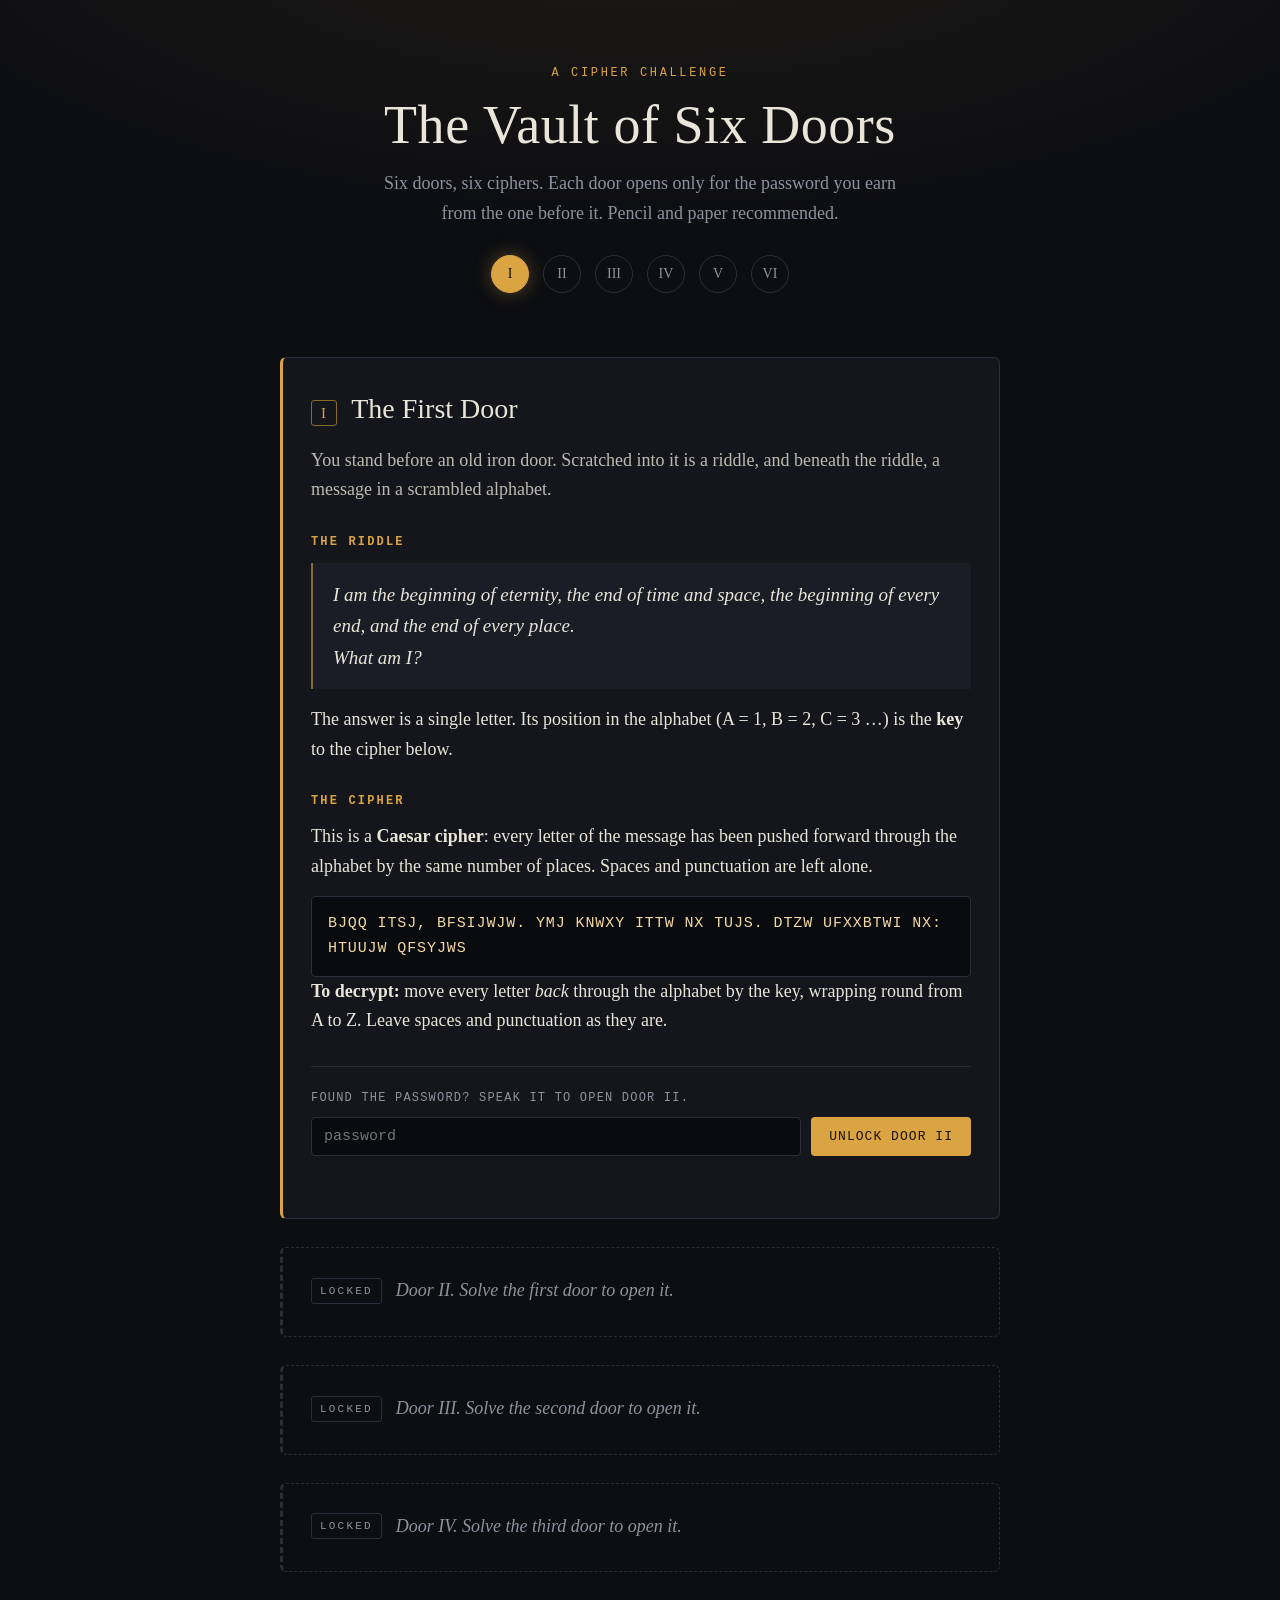
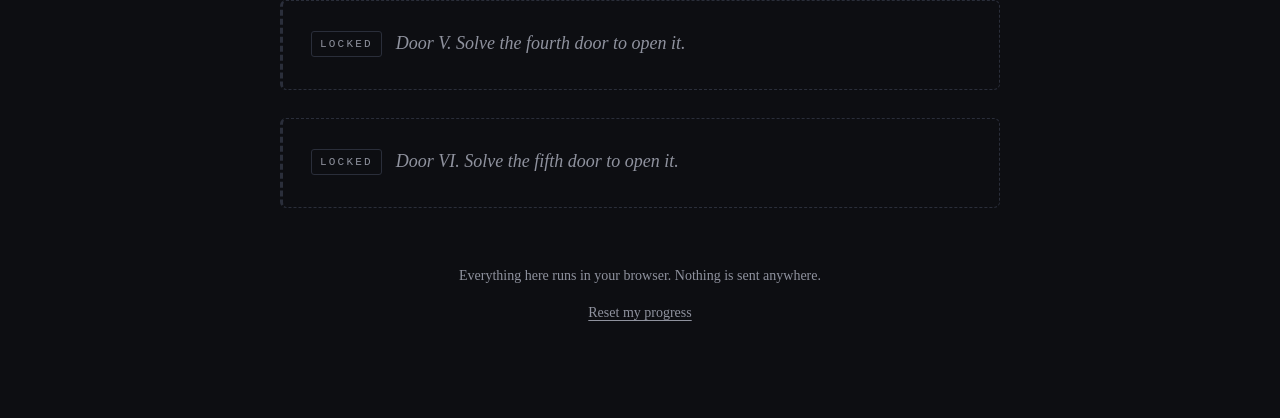
<file: docs/index.html>
<!doctype html>
<html lang="en">
<head>
  <meta charset="utf-8">
  <meta name="viewport" content="width=device-width, initial-scale=1">
  <title>The Vault of Six Doors</title>
  <meta name="description" content="Six doors. Six ciphers. Each opens only for the password you earn from the one before it.">
  <link rel="stylesheet" href="style.css">
</head>
<body>
  <main class="wrap">
    <header class="hero">
      <p class="eyebrow">A cipher challenge</p>
      <h1>The Vault of Six Doors</h1>
      <p class="sub">Six doors, six ciphers. Each door opens only for the password you earn from the one before it. Pencil and paper recommended.</p>
      <nav class="pips" aria-label="Progress">
        <span data-pip="1" class="on">I</span>
        <span data-pip="2">II</span>
        <span data-pip="3">III</span>
        <span data-pip="4">IV</span>
        <span data-pip="5">V</span>
        <span data-pip="6">VI</span>
      </nav>
    </header>

    <noscript>
      <section class="door"><p>This vault runs entirely in your browser, so it needs JavaScript switched on.</p></section>
    </noscript>

    <!-- DOOR I: visible from the start -->
    <section class="door open" id="door-1">
      <h2><span class="num">I</span>The First Door</h2>
      <p class="lore">You stand before an old iron door. Scratched into it is a riddle, and beneath the riddle, a message in a scrambled alphabet.</p>

      <h3>The Riddle</h3>
      <blockquote class="riddle">I am the beginning of eternity, the end of time and space, the beginning of every end, and the end of every place.<br>What am I?</blockquote>
      <p>The answer is a single letter. Its position in the alphabet (A&nbsp;=&nbsp;1, B&nbsp;=&nbsp;2, C&nbsp;=&nbsp;3 &hellip;) is the <strong>key</strong> to the cipher below.</p>

      <h3>The Cipher</h3>
      <p>This is a <strong>Caesar cipher</strong>: every letter of the message has been pushed forward through the alphabet by the same number of places. Spaces and punctuation are left alone.</p>
      <pre class="cipher" id="cipher-1">Loading&hellip;</pre>
      <p><strong>To decrypt:</strong> move every letter <em>back</em> through the alphabet by the key, wrapping round from A to Z. Leave spaces and punctuation as they are.</p>

      <form class="gate" data-next="2">
        <label>Found the password? Speak it to open Door II.</label>
        <div class="row">
          <input type="text" autocomplete="off" autocapitalize="off" spellcheck="false" placeholder="password" aria-label="Password for Door II">
          <button type="submit">Unlock Door II</button>
        </div>
        <p class="gate-msg" aria-live="polite"></p>
      </form>
    </section>

    <!-- DOORS II-IV: sealed until the previous password is spoken -->
    <section class="door locked" id="door-2">
      <p class="locked-msg"><span class="lock">Locked</span> Door II. Solve the first door to open it.</p>
      <div class="door-body" hidden></div>
    </section>
    <section class="door locked" id="door-3">
      <p class="locked-msg"><span class="lock">Locked</span> Door III. Solve the second door to open it.</p>
      <div class="door-body" hidden></div>
    </section>
    <section class="door locked" id="door-4">
      <p class="locked-msg"><span class="lock">Locked</span> Door IV. Solve the third door to open it.</p>
      <div class="door-body" hidden></div>
    </section>
    <section class="door locked" id="door-5">
      <p class="locked-msg"><span class="lock">Locked</span> Door V. Solve the fourth door to open it.</p>
      <div class="door-body" hidden></div>
    </section>
    <section class="door locked" id="door-6">
      <p class="locked-msg"><span class="lock">Locked</span> Door VI. Solve the fifth door to open it.</p>
      <div class="door-body" hidden></div>
    </section>

    <footer>
      <p>Everything here runs in your browser. Nothing is sent anywhere.</p>
      <p><button type="button" class="link" id="reset">Reset my progress</button></p>
    </footer>
  </main>

  <script src="vault.js"></script>
  <script>
  (() => {
    'use strict';

    const V = window.VAULT;
    const enc = new TextEncoder();
    const dec = new TextDecoder();
    const $ = (sel, root = document) => root.querySelector(sel);

    /* ---------- small helpers ---------- */

    // Passwords are compared ignoring case, spaces and punctuation.
    const normalize = (s) => (s || '').toUpperCase().replace(/[^A-Z0-9]/g, '');
    const b64 = (s) => Uint8Array.from(atob(s.replace(/\s+/g, '')), (c) => c.charCodeAt(0));
    const hex = (buf) => [...new Uint8Array(buf)].map((b) => b.toString(16).padStart(2, '0')).join('');

    /* ---------- Vigenere table (a reference only; it does no work for the student) ---------- */

    const ALPHA = 'ABCDEFGHIJKLMNOPQRSTUVWXYZ';

    function buildTabula(root) {
      root.querySelectorAll('[data-tabula]').forEach((host) => {
        let h = '<div class="tabula-wrap"><table class="tabula" aria-label="Vigenère table">';
        h += '<thead><tr><th class="corner" aria-hidden="true"></th>';
        for (let c = 0; c < 26; c++) h += `<th scope="col" data-c="${c}">${ALPHA[c]}</th>`;
        h += '</tr></thead><tbody>';
        for (let r = 0; r < 26; r++) {
          h += `<tr><th scope="row" data-r="${r}">${ALPHA[r]}</th>`;
          for (let c = 0; c < 26; c++) h += `<td data-r="${r}" data-c="${c}">${ALPHA[(r + c) % 26]}</td>`;
          h += '</tr>';
        }
        h += '</tbody></table></div>';
        h += '<p class="tabula-hint">Tap or hover over any square to highlight its row and column.</p>';
        host.innerHTML = h;
      });
    }

    // Highlight the row and column under the pointer, to help the eye follow along.
    function highlightTabula(e) {
      const cell = e.target.closest('.tabula [data-r], .tabula [data-c]');
      if (!cell) return;
      const table = cell.closest('table');
      const { r, c } = cell.dataset;
      (table._lit || []).forEach((x) => x.classList.remove('hl', 'hl-x'));
      const sel = [];
      if (r !== undefined) sel.push(`[data-r="${r}"]`);
      if (c !== undefined) sel.push(`[data-c="${c}"]`);
      table._lit = [...table.querySelectorAll(sel.join(','))];
      table._lit.forEach((x) => x.classList.add('hl'));
      if (r !== undefined && c !== undefined) cell.classList.add('hl-x');
    }
    document.addEventListener('mouseover', highlightTabula);
    document.addEventListener('click', highlightTabula);

    /* ---------- door sealing (PBKDF2 -> AES-GCM) ---------- */

    async function openDoor(n, password) {
      const d = V.doors[n];
      try {
        const base = await crypto.subtle.importKey('raw', enc.encode(password), 'PBKDF2', false, ['deriveKey']);
        const key = await crypto.subtle.deriveKey(
          { name: 'PBKDF2', salt: b64(d.salt), iterations: V.iterations, hash: 'SHA-256' },
          base,
          { name: 'AES-GCM', length: 256 },
          false,
          ['decrypt']
        );
        const plain = await crypto.subtle.decrypt({ name: 'AES-GCM', iv: b64(d.iv) }, key, b64(d.data));
        return dec.decode(plain);
      } catch (_) {
        return null; // wrong password (the GCM tag check fails)
      }
    }

    /* ---------- progress ---------- */

    const STORE = 'vault-of-four-doors/v1';
    const loadSaved = () => { try { return JSON.parse(localStorage.getItem(STORE) || '{}'); } catch (_) { return {}; } };
    const save = (n, pass) => { try { const s = loadSaved(); s[n] = pass; localStorage.setItem(STORE, JSON.stringify(s)); } catch (_) {} };
    const clearSaved = () => { try { localStorage.removeItem(STORE); } catch (_) {} };

    function updatePips() {
      document.querySelectorAll('[data-pip]').forEach((p) => {
        const door = document.getElementById('door-' + p.dataset.pip);
        p.classList.toggle('on', door.classList.contains('open'));
      });
    }

    function renderDoor(n, html, scroll) {
      const el = document.getElementById('door-' + n);
      el.classList.remove('locked');
      el.classList.add('open');
      $('.locked-msg', el).hidden = true;
      const body = $('.door-body', el);
      body.innerHTML = html;
      buildTabula(body);
      body.hidden = false;
      updatePips();
      if (scroll) el.scrollIntoView({ behavior: 'smooth', block: 'start' });
    }

    /* ---------- gates (password forms) ---------- */

    document.addEventListener('submit', async (e) => {
      const form = e.target.closest('form.gate');
      if (!form) return;
      e.preventDefault();

      const n = Number(form.dataset.next);
      const msg = $('.gate-msg', form);
      const btn = $('button', form);
      const pass = normalize($('input', form).value);

      if (document.getElementById('door-' + n).classList.contains('open')) {
        msg.className = 'gate-msg good';
        msg.textContent = 'That door is already open.';
        return;
      }
      if (!pass) {
        msg.className = 'gate-msg';
        msg.textContent = 'Say something first.';
        return;
      }

      btn.disabled = true;
      msg.className = 'gate-msg';
      msg.textContent = 'Listening…';
      const html = await openDoor(n, pass);
      btn.disabled = false;

      if (html === null) {
        msg.className = 'gate-msg bad';
        msg.textContent = form.dataset.wrong || 'The door does not move. That is not the password.';
        return;
      }
      save(n, pass);
      msg.className = 'gate-msg good';
      msg.textContent = 'The lock turns.';
      renderDoor(n, html, true);
    });

    /* ---------- AES (OpenSSL format) and RSA tools ---------- */

    // Same format as: openssl enc -aes-256-cbc -pbkdf2 -iter 100000 -md sha256 -a
    async function opensslDecrypt(base64Text, password) {
      const raw = b64(base64Text);
      if (dec.decode(raw.slice(0, 8)) !== 'Salted__') throw new Error('bad header');
      const salt = raw.slice(8, 16);
      const ct = raw.slice(16);
      const base = await crypto.subtle.importKey('raw', enc.encode(password), 'PBKDF2', false, ['deriveBits']);
      const bits = new Uint8Array(
        await crypto.subtle.deriveBits({ name: 'PBKDF2', salt, iterations: 100000, hash: 'SHA-256' }, base, 384)
      );
      const key = await crypto.subtle.importKey('raw', bits.slice(0, 32), 'AES-CBC', false, ['decrypt']);
      const plain = await crypto.subtle.decrypt({ name: 'AES-CBC', iv: bits.slice(32, 48) }, key, ct);
      return dec.decode(plain);
    }

    function setOut(out, text, isErr) {
      out.textContent = text;
      out.classList.toggle('err', !!isErr);
    }

    document.addEventListener('click', async (e) => {
      const btn = e.target.closest('[data-action]');
      if (!btn) return;
      const body = btn.closest('.door-body');
      if (!body) return;

      if (btn.dataset.action === 'aes-decrypt') {
        const out = $('.out', btn.closest('.tool'));
        const key = $('#aes-key', body).value;
        if (!key) return setOut(out, 'Enter a key first.', true);
        btn.disabled = true;
        try {
          setOut(out, await opensslDecrypt($('#cipher-5', body).textContent, key));
        } catch (_) {
          setOut(out, 'Decryption failed. Is the key exactly right?', true);
        }
        btn.disabled = false;
      }

      if (btn.dataset.action === 'rsa-try') {
        const out = $('#rsa-out', body);
        const pem = $('#rsa-priv', body).value;
        if (!pem.trim()) return setOut(out, 'Paste a private key first.', true);
        btn.disabled = true;
        try {
          const der = b64(pem.replace(/-----[^-]+-----/g, ''));
          const key = await crypto.subtle.importKey('pkcs8', der, { name: 'RSA-OAEP', hash: 'SHA-256' }, false, ['decrypt']);
          const secret = await crypto.subtle.decrypt({ name: 'RSA-OAEP' }, key, b64($('#rsa-ct', body).textContent));
          const match = hex(await crypto.subtle.digest('SHA-256', secret)) === $('#rsa-hash', body).textContent.trim();
          setOut(out, match ? 'The secret matches. You did the impossible.' : 'That key opened the lock, but the hash does not match.', !match);
        } catch (_) {
          setOut(out, 'That private key does not open this door.', true);
        }
        btn.disabled = false;
      }
    });

    $('#reset').addEventListener('click', () => {
      clearSaved();
      location.reload();
    });

    /* ---------- start up ---------- */

    (async function init() {
      $('#cipher-1').textContent = V.door1.ciphertext;

      if (!(window.crypto && crypto.subtle)) {
        $('#door-2 .locked-msg').textContent =
          'Your browser is blocking its crypto tools. Open this page over https:// (or localhost) and try again.';
        return;
      }

      // Restore earlier progress, stopping at the first door that no longer opens.
      const saved = loadSaved();
      for (let n = 2; n <= 6; n++) {
        if (!saved[n]) break;
        const html = await openDoor(n, saved[n]);
        if (html === null) break;
        renderDoor(n, html, false);
      }
    })();
  })();
  </script>
</body>
</html>
</file>
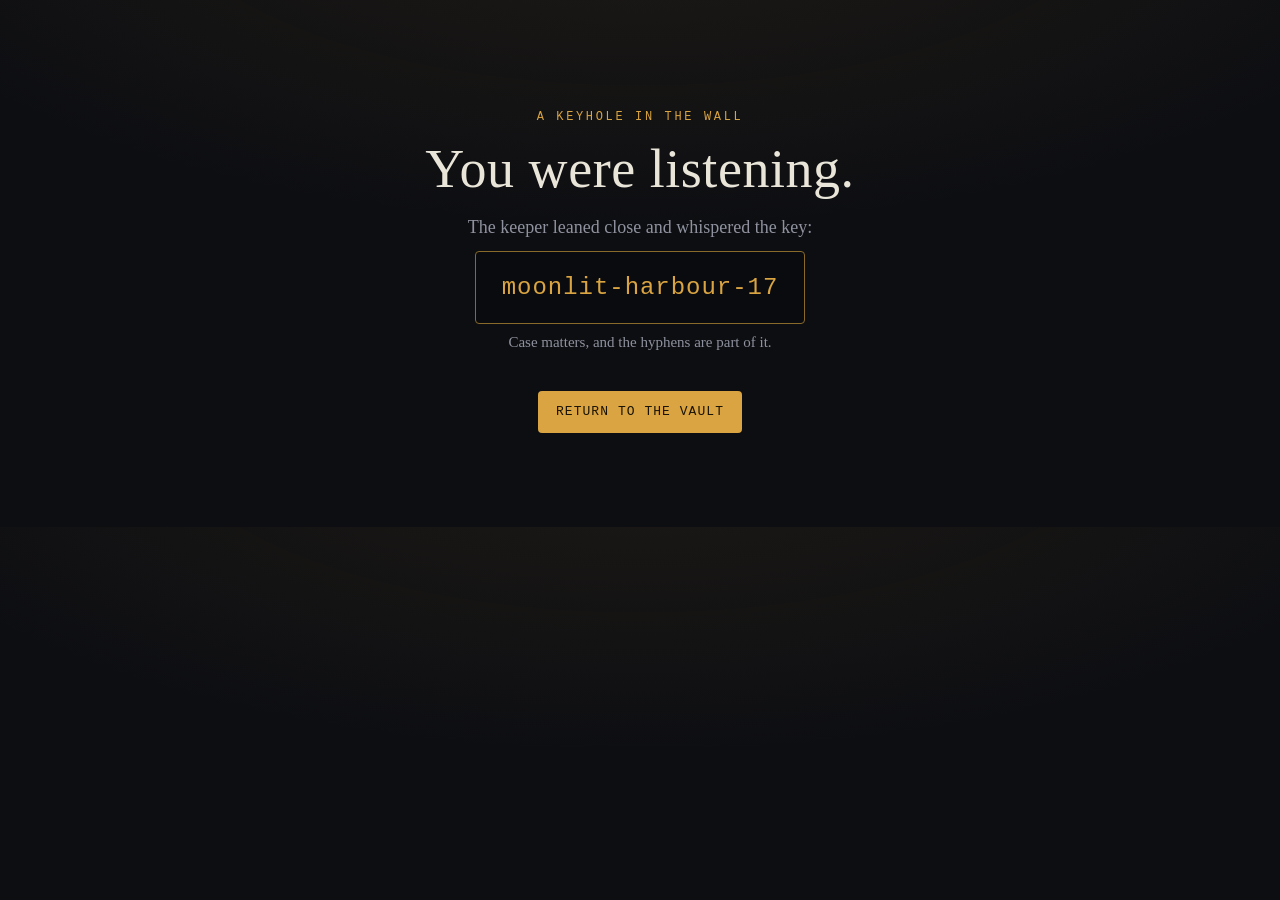
<file: docs/whisper.html>
<!doctype html>
<html lang="en">
<head>
  <meta charset="utf-8">
  <meta name="viewport" content="width=device-width, initial-scale=1">
  <meta name="robots" content="noindex">
  <title>A Whisper</title>
  <link rel="stylesheet" href="style.css">
</head>
<body>
  <main class="wrap narrow" style="text-align:center">
    <p class="eyebrow">A keyhole in the wall</p>
    <h1>You were listening.</h1>
    <p class="sub">The keeper leaned close and whispered the key:</p>
    <pre class="keybox">moonlit-harbour-17</pre>
    <p class="sub" style="font-size:15px">Case matters, and the hyphens are part of it.</p>
    <p style="margin-top:36px"><a class="back" href="./">Return to the vault</a></p>
  </main>
</body>
</html>
</file>
<file: docs/style.css>
:root {
  --bg: #0d0e12;
  --panel: #14161c;
  --panel-2: #1a1d25;
  --line: #2a2e3a;
  --text: #e9e5d9;
  --muted: #8f929e;
  --accent: #d9a441;
  --accent-dim: #8a6a2b;
  --good: #7fcf9a;
  --bad: #e5807a;
  --serif: Georgia, "Iowan Old Style", "Palatino Linotype", Palatino, serif;
  --mono: ui-monospace, "SF Mono", "Cascadia Code", Menlo, Consolas, "Liberation Mono", monospace;
}

* { box-sizing: border-box; }

html { color-scheme: dark; }

body {
  margin: 0;
  background:
    radial-gradient(1200px 500px at 50% -120px, rgba(217, 164, 65, 0.09), transparent 70%),
    var(--bg);
  color: var(--text);
  font-family: var(--serif);
  font-size: 18px;
  line-height: 1.65;
  -webkit-font-smoothing: antialiased;
}

.wrap {
  max-width: 760px;
  margin: 0 auto;
  padding: 0 20px 80px;
}
.wrap.narrow { padding-top: 12vh; }

header.hero {
  padding: 64px 0 28px;
  text-align: center;
}
.eyebrow {
  font-family: var(--mono);
  font-size: 12px;
  letter-spacing: 0.22em;
  text-transform: uppercase;
  color: var(--accent);
  margin: 0 0 12px;
}
h1 {
  font-weight: 400;
  font-size: clamp(34px, 7vw, 54px);
  line-height: 1.1;
  letter-spacing: 0.01em;
  margin: 0 0 14px;
}
.sub { color: var(--muted); max-width: 520px; margin: 0 auto; }

/* progress pips */
.pips {
  display: flex;
  justify-content: center;
  gap: 14px;
  margin: 26px 0 8px;
}
.pips span {
  width: 38px; height: 38px;
  display: grid; place-items: center;
  border: 1px solid var(--line);
  border-radius: 50%;
  font-family: var(--serif);
  font-size: 14px;
  color: var(--muted);
  transition: all 0.4s ease;
}
.pips span.on {
  color: #1a1305;
  background: var(--accent);
  border-color: var(--accent);
  box-shadow: 0 0 18px rgba(217, 164, 65, 0.35);
}

/* doors */
.door {
  position: relative;
  margin-top: 28px;
  padding: 28px 28px 30px;
  background: var(--panel);
  border: 1px solid var(--line);
  border-left: 3px solid var(--accent);
  border-radius: 6px;
}
.door.locked {
  border-left-color: var(--line);
  background: transparent;
  border-style: dashed;
  border-left-style: dashed;
}
.locked-msg {
  margin: 0;
  display: flex; align-items: center; gap: 14px;
  color: var(--muted);
  font-style: italic;
}
.locked-msg .lock {
  font-family: var(--mono);
  font-style: normal;
  font-size: 11px;
  letter-spacing: 0.2em;
  text-transform: uppercase;
  padding: 3px 8px;
  border: 1px solid var(--line);
  border-radius: 3px;
}
.door-body[hidden] { display: none; }

h2 {
  font-weight: 400;
  font-size: 28px;
  margin: 0 0 14px;
  display: flex; align-items: baseline; gap: 14px;
}
h2 .num {
  font-size: 15px;
  color: var(--accent);
  border: 1px solid var(--accent-dim);
  border-radius: 3px;
  padding: 0 9px;
  letter-spacing: 0.08em;
}
h3 {
  font-family: var(--mono);
  font-size: 12px;
  font-weight: 600;
  letter-spacing: 0.18em;
  text-transform: uppercase;
  color: var(--accent);
  margin: 28px 0 10px;
}

p { margin: 0 0 14px; }
.lore { color: #bdbab0; }

blockquote.riddle {
  margin: 0 0 16px;
  padding: 16px 20px;
  background: var(--panel-2);
  border-left: 2px solid var(--accent-dim);
  font-style: italic;
  font-size: 19px;
}

.note { color: #bdbab0; }
.clue {
  padding: 10px 14px;
  background: rgba(217, 164, 65, 0.07);
  border: 1px solid rgba(217, 164, 65, 0.25);
  border-radius: 4px;
  font-size: 16px;
}

/* the hidden link: looks exactly like the surrounding text until hovered */
a.whisper {
  color: inherit;
  text-decoration: none;
  cursor: text;
}
a.whisper:hover, a.whisper:focus-visible {
  color: var(--accent);
  cursor: pointer;
}

pre {
  font-family: var(--mono);
  margin: 0;
}
pre.cipher, pre.code {
  padding: 14px 16px;
  background: #0a0b0e;
  border: 1px solid var(--line);
  border-radius: 4px;
  font-size: 15px;
  line-height: 1.7;
  letter-spacing: 0.06em;
  color: #f1d9a3;
  white-space: pre-wrap;
  word-break: break-all;
}
pre.cipher.small { font-size: 12.5px; letter-spacing: 0.02em; line-height: 1.5; }
pre.code { color: var(--text); letter-spacing: 0; font-size: 13.5px; }
code { font-family: var(--mono); font-size: 0.88em; word-break: break-all; }

/* tools */
.tool {
  margin: 14px 0 6px;
  padding: 14px 16px;
  background: var(--panel-2);
  border: 1px solid var(--line);
  border-radius: 4px;
}
.tool label, .gate label {
  display: block;
  font-family: var(--mono);
  font-size: 12px;
  letter-spacing: 0.1em;
  text-transform: uppercase;
  color: var(--muted);
  margin-bottom: 8px;
}
.out {
  margin-top: 12px;
  min-height: 1.6em;
  padding: 10px 12px;
  background: #0a0b0e;
  border: 1px dashed var(--line);
  border-radius: 4px;
  color: var(--good);
  font-size: 14.5px;
  white-space: pre-wrap;
  word-break: break-word;
}
.out.err { color: var(--bad); }

input[type="text"], input[type="number"], textarea {
  width: 100%;
  padding: 10px 12px;
  background: #0a0b0e;
  border: 1px solid var(--line);
  border-radius: 4px;
  color: var(--text);
  font-family: var(--mono);
  font-size: 15px;
}
textarea { resize: vertical; }
input:focus, textarea:focus {
  outline: none;
  border-color: var(--accent);
  box-shadow: 0 0 0 3px rgba(217, 164, 65, 0.15);
}
.tool input[type="number"] { max-width: 140px; }

.row { display: flex; gap: 10px; flex-wrap: wrap; }
.row input { flex: 1 1 220px; width: auto; }

button, .back {
  font-family: var(--mono);
  font-size: 13px;
  letter-spacing: 0.08em;
  text-transform: uppercase;
  padding: 10px 18px;
  background: var(--accent);
  color: #1a1305;
  border: 0;
  border-radius: 4px;
  cursor: pointer;
  text-decoration: none;
  display: inline-block;
}
button:hover, .back:hover { filter: brightness(1.1); }
button:disabled { opacity: 0.5; cursor: wait; }
button:focus-visible, .back:focus-visible { outline: 2px solid var(--text); outline-offset: 2px; }

/* Vigenere table */
.tabula-wrap {
  overflow-x: auto;
  margin: 14px 0 6px;
  padding: 10px;
  background: #0a0b0e;
  border: 1px solid var(--line);
  border-radius: 4px;
  -webkit-overflow-scrolling: touch;
}
table.tabula {
  border-collapse: collapse;
  margin: 0 auto;
  font-family: var(--mono);
  font-size: 13px;
  line-height: 1;
  text-align: center;
  user-select: none;
}
.tabula th, .tabula td {
  width: 24px;
  height: 24px;
  min-width: 24px;
  padding: 0;
  border: 1px solid #1c1f29;
}
.tabula td { color: #cfc9b8; cursor: crosshair; }
.tabula thead th, .tabula tbody th {
  color: var(--accent);
  font-weight: 700;
  background: var(--panel-2);
}
.tabula .corner { background: transparent; border-color: transparent; }
.tabula .hl { background: rgba(217, 164, 65, 0.18); }
.tabula th.hl { background: rgba(217, 164, 65, 0.35); color: #fff3d6; }
.tabula td.hl-x { background: var(--accent); color: #1a1305; font-weight: 700; }
.tabula-hint { margin: 6px 0 0; font-size: 14px; color: var(--muted); font-style: italic; }

/* gate */
.gate {
  margin-top: 30px;
  padding-top: 22px;
  border-top: 1px solid var(--line);
}
.gate-msg { min-height: 1.5em; margin: 10px 0 0; font-size: 15px; color: var(--muted); }
.gate-msg.bad { color: var(--bad); }
.gate-msg.good { color: var(--good); }

details {
  margin-top: 16px;
  color: #bdbab0;
  font-size: 16px;
}
summary { cursor: pointer; color: var(--muted); font-style: italic; }
summary:hover { color: var(--text); }
details[open] summary { margin-bottom: 10px; }
details.giveup { margin-top: 28px; padding-top: 18px; border-top: 1px solid var(--line); }

dl.params {
  display: grid;
  grid-template-columns: max-content 1fr;
  gap: 4px 20px;
  margin: 18px 0 0;
  font-size: 15px;
}
dl.params dt { color: var(--muted); }
dl.params dd { margin: 0; }

footer {
  margin-top: 56px;
  text-align: center;
  color: var(--muted);
  font-size: 14px;
}
footer button.link {
  background: none; color: var(--muted);
  padding: 0; text-transform: none; letter-spacing: 0;
  font-family: var(--serif); font-size: 14px;
  text-decoration: underline; text-underline-offset: 3px;
}

.keybox {
  display: inline-block;
  margin: 8px 0 6px;
  padding: 16px 26px;
  background: #0a0b0e;
  border: 1px solid var(--accent-dim);
  border-radius: 4px;
  font-size: 24px;
  color: var(--accent);
  letter-spacing: 0.04em;
  user-select: all;
}

noscript .door { border-left-color: var(--bad); }

@media (max-width: 560px) {
  body { font-size: 17px; }
  .door { padding: 22px 18px 24px; }
  h2 { font-size: 24px; }
}

@media (prefers-reduced-motion: reduce) {
  * { transition: none !important; scroll-behavior: auto !important; }
}
</file>
